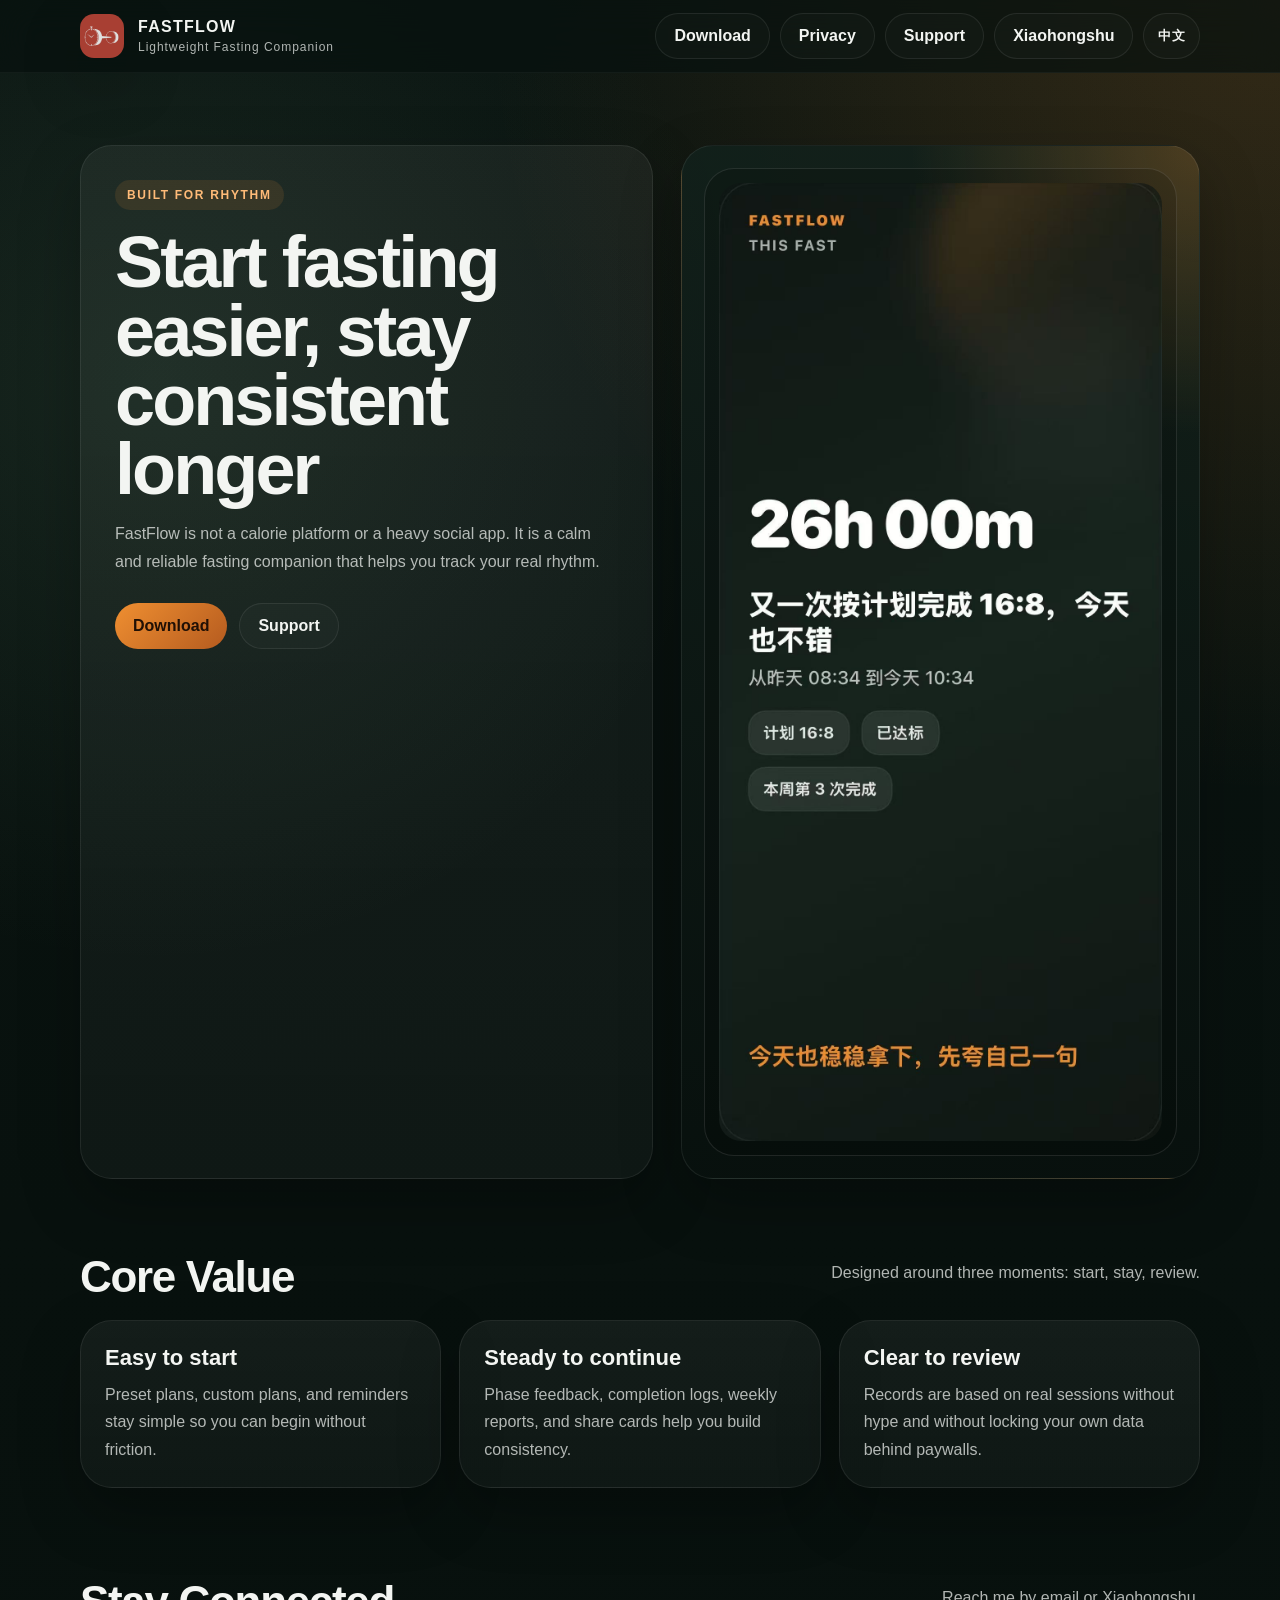
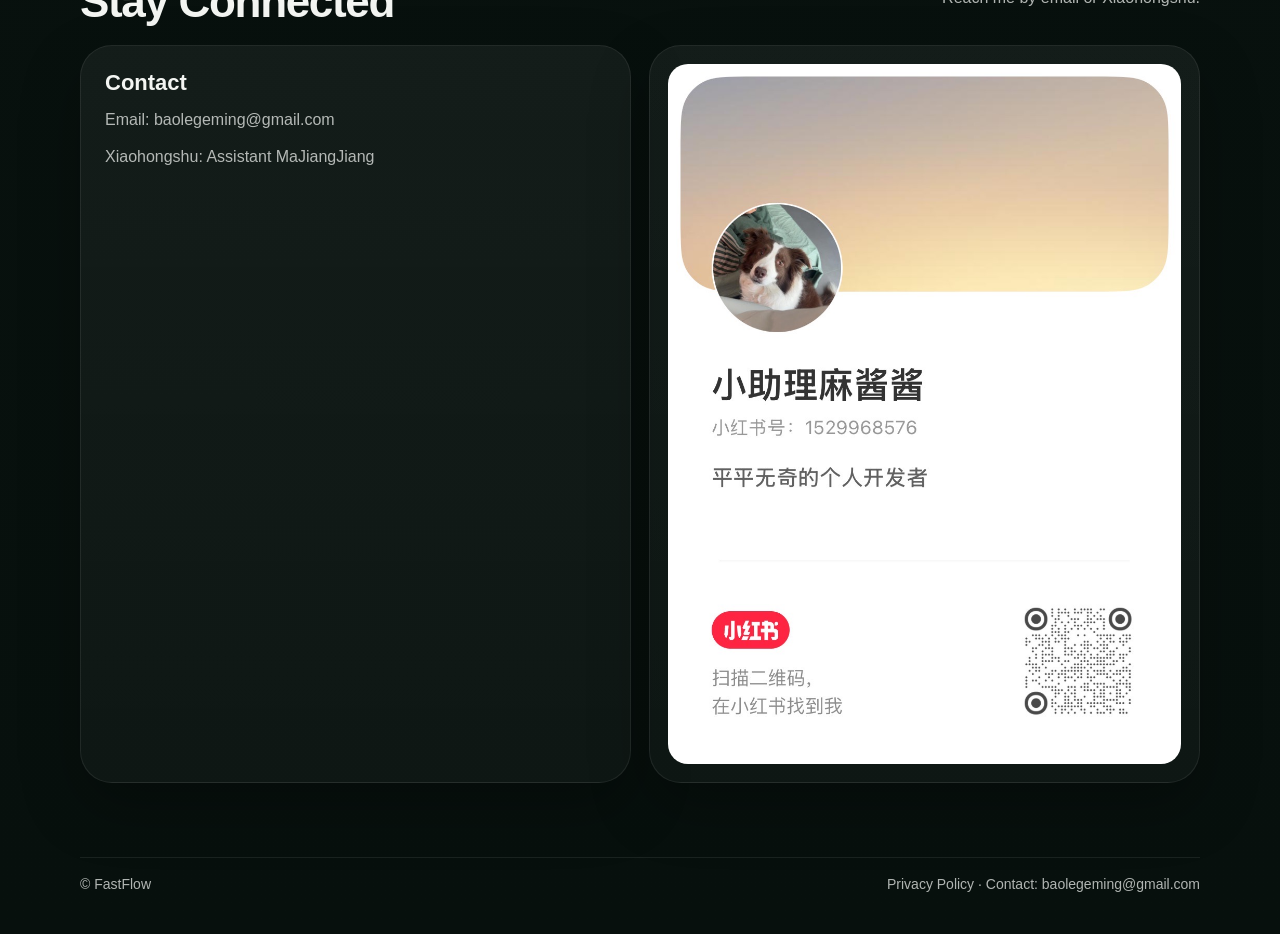
<file: index.html>
<!doctype html>
<html lang="zh-CN">
  <head>
    <meta charset="UTF-8" />
    <meta name="viewport" content="width=device-width, initial-scale=1.0" />
    <title>FastFlow | 轻断食陪伴工具</title>
    <meta
      name="description"
      content="FastFlow 是一款轻断食陪伴工具，帮助你开始断食、坚持断食，并用更轻松的方式看懂自己的节奏。"
    />
    <link rel="stylesheet" href="/site.css" />
  </head>
  <body>
    <header class="topbar">
      <div class="shell topbar-inner">
        <a class="brand" href="/">
          <img src="/fastflow_app_icon_master.png" alt="FastFlow 图标" />
          <div class="brand-copy">
            <strong>FASTFLOW</strong>
            <span data-i18n="brandTagline">轻断食陪伴工具</span>
          </div>
        </a>
        <nav class="nav">
          <a href="/download" data-i18n="navDownload">下载</a>
          <a href="/privacy" data-i18n="navPrivacy">隐私政策</a>
          <a href="/support" data-i18n="navSupport">技术支持</a>
          <a class="button-primary" href="https://xhslink.com/m/8OonTY0smqn" target="_blank" rel="noreferrer" data-i18n="navXiaohongshu">小红书</a>
          <button class="lang-toggle" type="button" data-lang-toggle>EN</button>
        </nav>
      </div>
    </header>

    <main>
      <section class="hero">
        <div class="shell hero-grid">
          <div class="panel hero-copy">
            <div class="eyebrow" data-i18n="heroEyebrow">BUILT FOR RHYTHM</div>
            <h1 data-i18n="heroTitle">让断食更容易开始，也更容易坚持</h1>
            <p data-i18n="heroDesc">
              FastFlow 不是卡路里管理平台，也不是重社区。它更像一个轻量、安静、但足够可靠的断食陪伴工具，帮你记录一次次真实的节奏。
            </p>
            <div class="cta-row">
              <a class="button button-primary" href="/download" data-i18n="heroCtaDownload">前往下载</a>
              <a class="button" href="/support" data-i18n="heroCtaSupport">技术支持</a>
            </div>
          </div>

          <div class="panel hero-card">
            <div class="phone-frame">
              <img src="/646.JPG" alt="FastFlow 分享卡片示意图" data-i18n-alt="heroImageAlt" />
            </div>
          </div>
        </div>
      </section>

      <section class="section">
        <div class="shell">
          <div class="section-title">
            <h2 data-i18n="coreTitle">产品核心卖点</h2>
            <p class="muted" data-i18n="coreSubtitle">围绕开始、坚持、复盘三个关键动作设计。</p>
          </div>
          <div class="grid-3">
            <article class="panel card">
              <h3 data-i18n="core1Title">开始更轻</h3>
              <p data-i18n="core1Desc">预设计划、自定义计划、开始提醒都尽量简单，不把用户挡在一堆复杂设置前面。</p>
            </article>
            <article class="panel card">
              <h3 data-i18n="core2Title">坚持更稳</h3>
              <p data-i18n="core2Desc">阶段反馈、完成记录、周报和分享卡，帮助用户把节奏慢慢做出来，而不是偶尔做满一次。</p>
            </article>
            <article class="panel card">
              <h3 data-i18n="core3Title">复盘更真</h3>
              <p data-i18n="core3Desc">按真实 session 做记录，不用夸张鸡血，也不靠把自己的数据锁起来卖订阅。</p>
            </article>
          </div>
        </div>
      </section>

      <section class="section">
        <div class="shell">
          <div class="section-title">
            <h2 data-i18n="contactTitle">保持联系</h2>
            <p class="muted" data-i18n="contactSubtitle">欢迎通过邮箱或小红书和我保持联系。</p>
          </div>
          <div class="grid-2">
            <article class="panel card">
              <h3 data-i18n="contactCardTitle">联系我们</h3>
              <p><span data-i18n="contactEmailLabel">邮箱：</span><a href="mailto:baolegeming@gmail.com">baolegeming@gmail.com</a></p>
              <p style="margin-top: 10px;">
                <span data-i18n="contactXhsLabel">小红书：</span><a href="https://xhslink.com/m/8OonTY0smqn" target="_blank" rel="noreferrer" data-i18n="contactXhsName">小助理麻酱酱</a>
              </p>
            </article>
            <article class="panel qr-card">
              <img src="/website-assets/xiaohongshu-qr.jpg" alt="小红书二维码" data-i18n-alt="xhsQrAlt" />
            </article>
          </div>
        </div>
      </section>
    </main>

    <footer class="footer">
      <div class="shell footer-inner">
        <span>© FastFlow</span>
        <span><a href="/privacy" data-i18n="footerPrivacy">隐私政策</a> · Contact: baolegeming@gmail.com</span>
      </div>
    </footer>
    <script src="/website-i18n.js"></script>
    <script>
      FastFlowSiteI18n.init({
        meta: {
          zh: {
            title: "FastFlow | 轻断食陪伴工具",
            description: "FastFlow 是一款轻断食陪伴工具，帮助你开始断食、坚持断食，并用更轻松的方式看懂自己的节奏。"
          },
          en: {
            title: "FastFlow | Lightweight Fasting Companion",
            description: "FastFlow helps you start fasting, stay consistent, and understand your personal rhythm with a calm, lightweight companion."
          }
        },
        text: {
          zh: {
            brandTagline: "轻断食陪伴工具",
            navDownload: "下载",
            navPrivacy: "隐私政策",
            navSupport: "技术支持",
            navXiaohongshu: "小红书",
            heroEyebrow: "BUILT FOR RHYTHM",
            heroTitle: "让断食更容易开始，也更容易坚持",
            heroDesc: "FastFlow 不是卡路里管理平台，也不是重社区。它更像一个轻量、安静、但足够可靠的断食陪伴工具，帮你记录一次次真实的节奏。",
            heroCtaDownload: "前往下载",
            heroCtaSupport: "技术支持",
            coreTitle: "产品核心卖点",
            coreSubtitle: "围绕开始、坚持、复盘三个关键动作设计。",
            core1Title: "开始更轻",
            core1Desc: "预设计划、自定义计划、开始提醒都尽量简单，不把用户挡在一堆复杂设置前面。",
            core2Title: "坚持更稳",
            core2Desc: "阶段反馈、完成记录、周报和分享卡，帮助用户把节奏慢慢做出来，而不是偶尔做满一次。",
            core3Title: "复盘更真",
            core3Desc: "按真实 session 做记录，不用夸张鸡血，也不靠把自己的数据锁起来卖订阅。",
            contactTitle: "保持联系",
            contactSubtitle: "欢迎通过邮箱或小红书和我保持联系。",
            contactCardTitle: "联系我们",
            contactEmailLabel: "邮箱：",
            contactXhsLabel: "小红书：",
            contactXhsName: "小助理麻酱酱",
            footerPrivacy: "隐私政策"
          },
          en: {
            brandTagline: "Lightweight Fasting Companion",
            navDownload: "Download",
            navPrivacy: "Privacy",
            navSupport: "Support",
            navXiaohongshu: "Xiaohongshu",
            heroEyebrow: "BUILT FOR RHYTHM",
            heroTitle: "Start fasting easier, stay consistent longer",
            heroDesc: "FastFlow is not a calorie platform or a heavy social app. It is a calm and reliable fasting companion that helps you track your real rhythm.",
            heroCtaDownload: "Download",
            heroCtaSupport: "Support",
            coreTitle: "Core Value",
            coreSubtitle: "Designed around three moments: start, stay, review.",
            core1Title: "Easy to start",
            core1Desc: "Preset plans, custom plans, and reminders stay simple so you can begin without friction.",
            core2Title: "Steady to continue",
            core2Desc: "Phase feedback, completion logs, weekly reports, and share cards help you build consistency.",
            core3Title: "Clear to review",
            core3Desc: "Records are based on real sessions without hype and without locking your own data behind paywalls.",
            contactTitle: "Stay Connected",
            contactSubtitle: "Reach me by email or Xiaohongshu.",
            contactCardTitle: "Contact",
            contactEmailLabel: "Email: ",
            contactXhsLabel: "Xiaohongshu: ",
            contactXhsName: "Assistant MaJiangJiang",
            footerPrivacy: "Privacy Policy"
          }
        },
        alt: {
          zh: {
            heroImageAlt: "FastFlow 分享卡片示意图",
            xhsQrAlt: "小红书二维码"
          },
          en: {
            heroImageAlt: "FastFlow share card preview",
            xhsQrAlt: "Xiaohongshu QR code"
          }
        }
      });
    </script>
  </body>
</html>
</file>
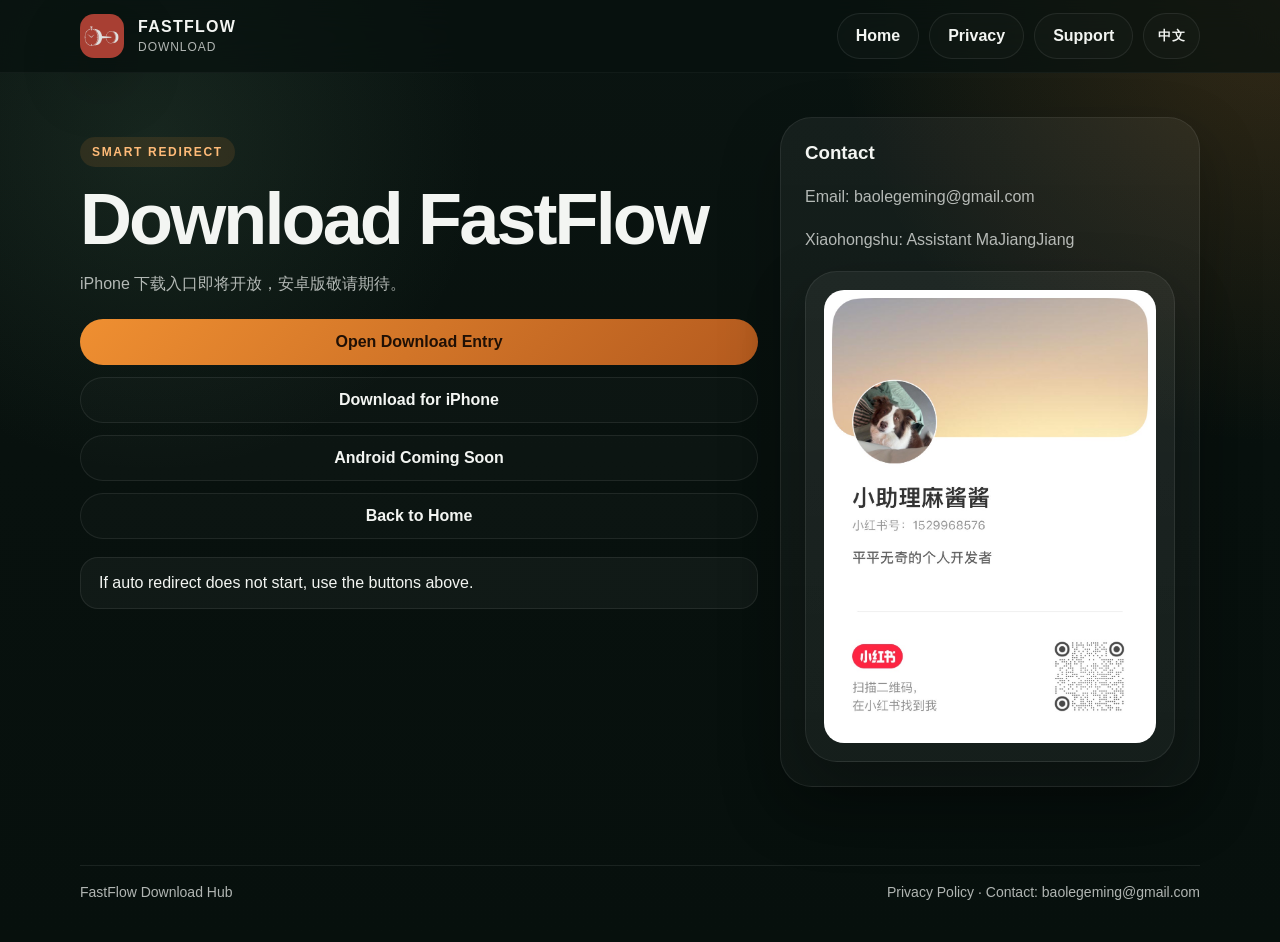
<file: download.html>
<!doctype html>
<html lang="zh-CN">
  <head>
    <meta charset="UTF-8" />
    <meta name="viewport" content="width=device-width, initial-scale=1.0" />
    <title>FastFlow 下载</title>
    <meta name="description" content="FastFlow 下载中转页。" />
    <link rel="stylesheet" href="/site.css" />
  </head>
  <body>
    <header class="topbar">
      <div class="shell topbar-inner">
        <a class="brand" href="/">
          <img src="/fastflow_app_icon_master.png" alt="FastFlow 图标" data-i18n-alt="brandIconAlt" />
          <div class="brand-copy">
            <strong>FASTFLOW</strong>
            <span>DOWNLOAD</span>
          </div>
        </a>
        <nav class="nav">
          <a href="/" data-i18n="navHome">主页</a>
          <a href="/privacy" data-i18n="navPrivacy">隐私政策</a>
          <a href="/support" data-i18n="navSupport">技术支持</a>
          <button class="lang-toggle" type="button" data-lang-toggle>EN</button>
        </nav>
      </div>
    </header>

    <main class="shell download-layout">
      <section class="page-hero">
        <div class="eyebrow" data-i18n="eyebrow">SMART REDIRECT</div>
        <h1 data-i18n="title">下载 FastFlow</h1>
        <p data-download-status>
          这是 FastFlow 的统一下载入口，方便你随时获取最新下载方式。
        </p>
        <div class="download-actions">
          <a class="button button-primary" data-auto-link href="/" data-i18n="ctaAuto">打开下载入口</a>
          <a class="button" data-ios-link href="/" data-i18n="ctaIos">iPhone 下载</a>
          <a class="button" data-android-link href="/" data-i18n="ctaAndroid">安卓版敬请期待</a>
          <a class="button" data-home-link href="/" data-i18n="ctaHome">回到主页</a>
        </div>
        <div class="download-note" data-i18n="note">
          如果暂时还没有自动跳转，可以直接点击上面的按钮继续。
        </div>
      </section>

      <aside class="panel download-panel">
        <h3 style="margin-top: 0;" data-i18n="contactTitle">联系我们</h3>
        <p class="muted"><span data-i18n="emailLabel">邮箱：</span><a href="mailto:baolegeming@gmail.com">baolegeming@gmail.com</a></p>
        <p class="muted"><span data-i18n="xhsLabel">小红书：</span><a href="https://xhslink.com/m/8OonTY0smqn" target="_blank" rel="noreferrer" data-i18n="xhsName">小助理麻酱酱</a></p>
        <div style="margin-top: 18px;" class="panel qr-card">
          <img src="/website-assets/xiaohongshu-qr.jpg" alt="小红书二维码" data-i18n-alt="xhsQrAlt" />
        </div>
      </aside>
    </main>

    <footer class="footer">
      <div class="shell footer-inner">
        <span data-i18n="footerTitle">FastFlow Download Hub</span>
        <span><a href="/privacy" data-i18n="footerPrivacy">隐私政策</a> · Contact: baolegeming@gmail.com</span>
      </div>
    </footer>

    <script src="/website-i18n.js"></script>
    <script src="/download.js"></script>
    <script>
      FastFlowSiteI18n.init({
        meta: {
          zh: { title: "FastFlow 下载", description: "FastFlow 下载中转页。" },
          en: { title: "FastFlow Download", description: "FastFlow download hub." }
        },
        text: {
          zh: {
            navHome: "主页",
            navPrivacy: "隐私政策",
            navSupport: "技术支持",
            eyebrow: "SMART REDIRECT",
            title: "下载 FastFlow",
            ctaAuto: "打开下载入口",
            ctaIos: "iPhone 下载",
            ctaAndroid: "安卓版敬请期待",
            ctaHome: "回到主页",
            note: "如果暂时还没有自动跳转，可以直接点击上面的按钮继续。",
            contactTitle: "联系我们",
            emailLabel: "邮箱：",
            xhsLabel: "小红书：",
            xhsName: "小助理麻酱酱",
            footerTitle: "FastFlow Download Hub",
            footerPrivacy: "隐私政策"
          },
          en: {
            navHome: "Home",
            navPrivacy: "Privacy",
            navSupport: "Support",
            eyebrow: "SMART REDIRECT",
            title: "Download FastFlow",
            ctaAuto: "Open Download Entry",
            ctaIos: "Download for iPhone",
            ctaAndroid: "Android Coming Soon",
            ctaHome: "Back to Home",
            note: "If auto redirect does not start, use the buttons above.",
            contactTitle: "Contact",
            emailLabel: "Email: ",
            xhsLabel: "Xiaohongshu: ",
            xhsName: "Assistant MaJiangJiang",
            footerTitle: "FastFlow Download Hub",
            footerPrivacy: "Privacy Policy"
          }
        },
        alt: {
          zh: { brandIconAlt: "FastFlow 图标", xhsQrAlt: "小红书二维码" },
          en: { brandIconAlt: "FastFlow icon", xhsQrAlt: "Xiaohongshu QR code" }
        }
      });
    </script>
  </body>
</html>
</file>
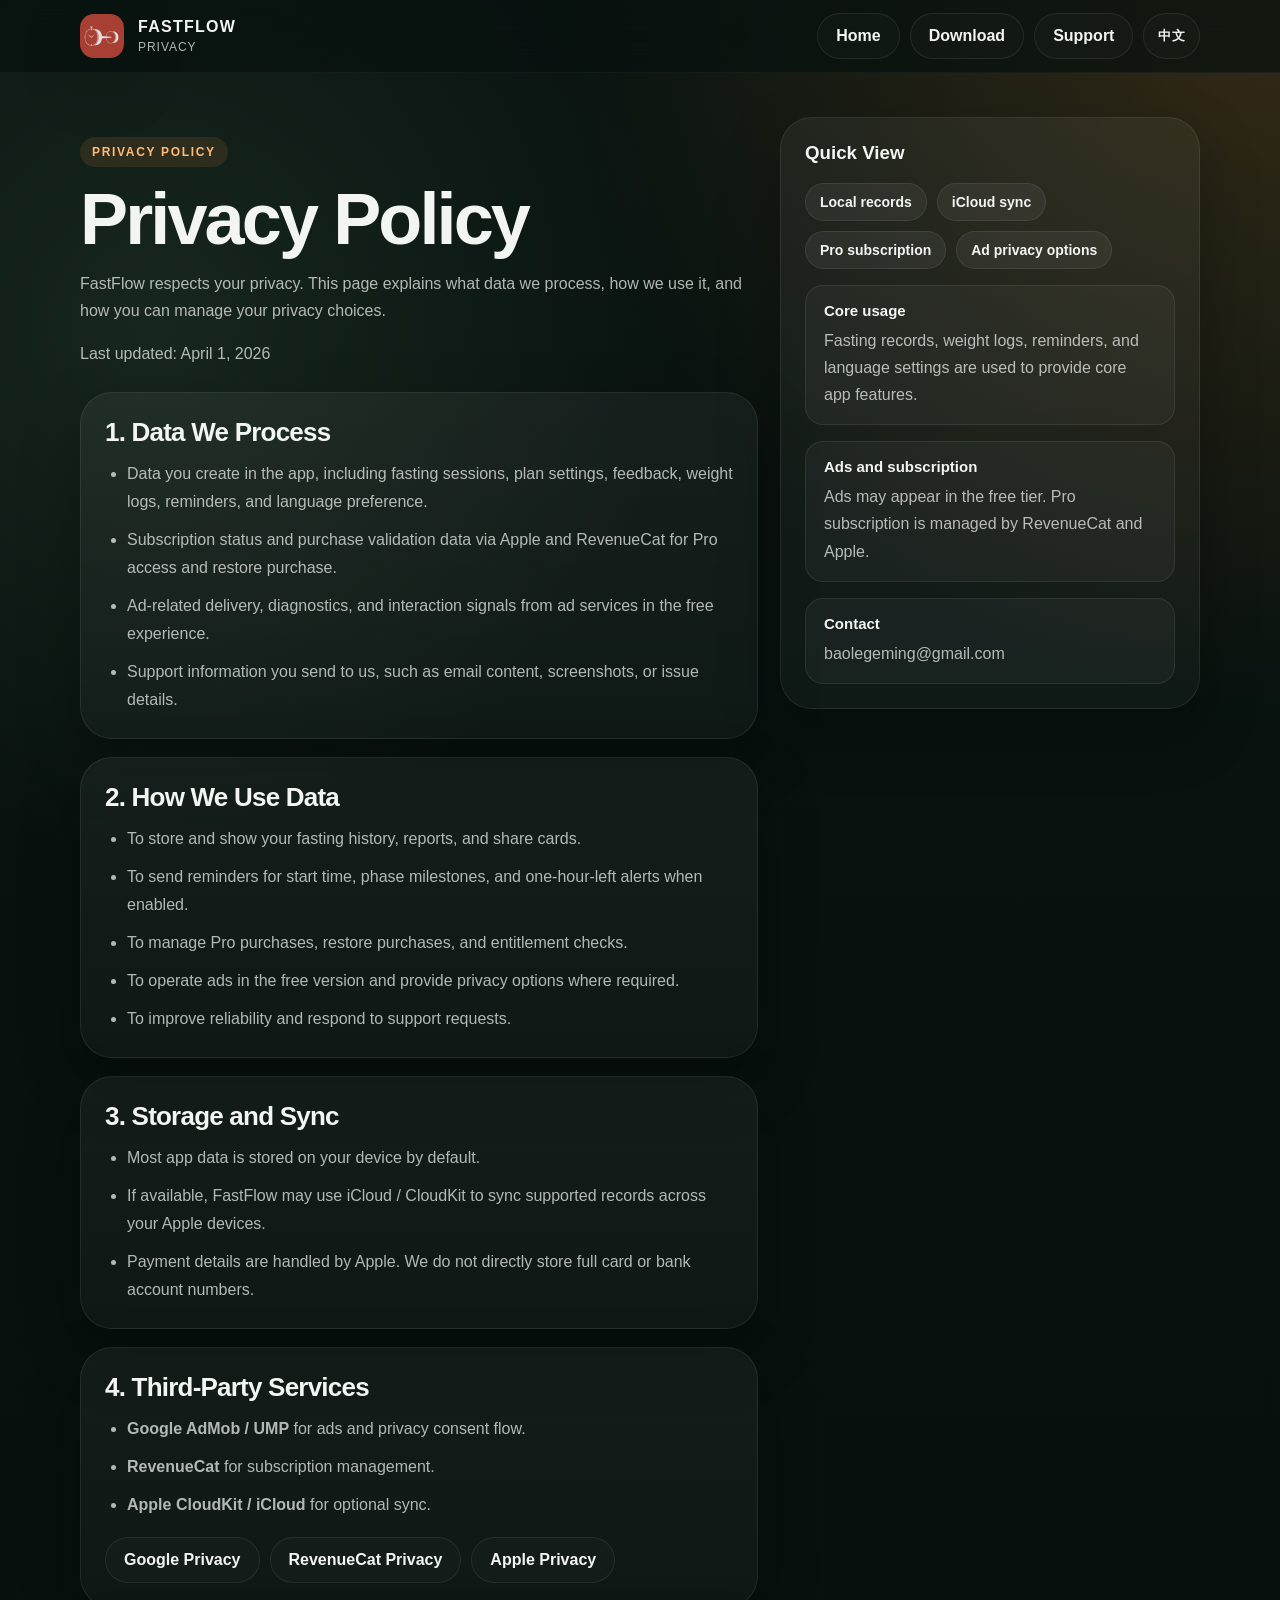
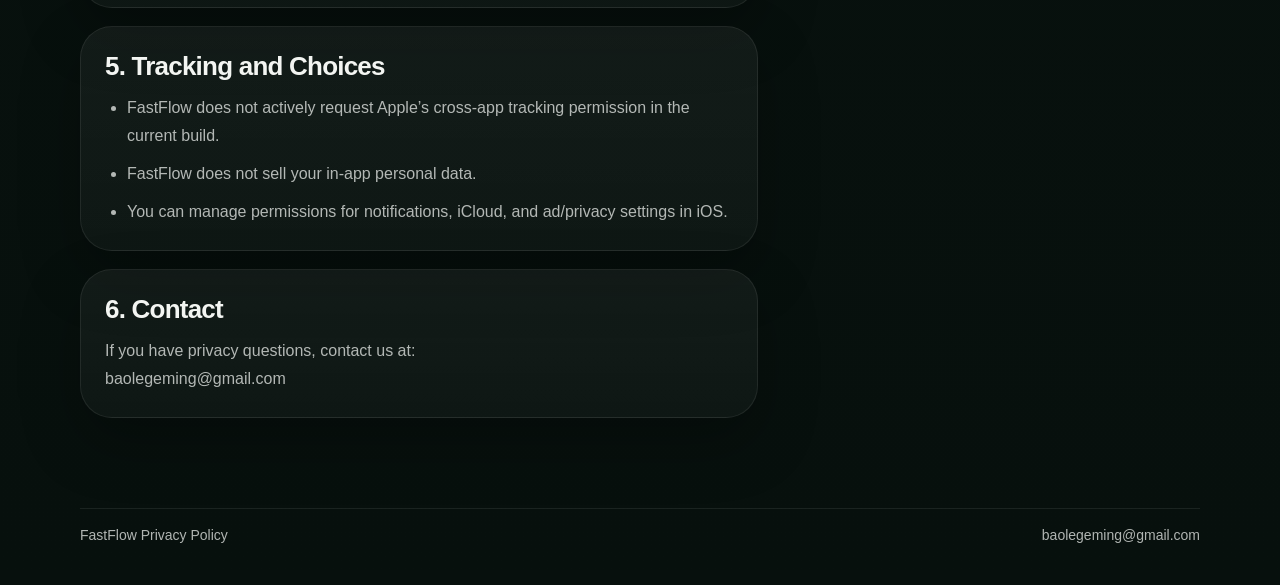
<file: privacy.html>
<!doctype html>
<html lang="zh-CN">
  <head>
    <meta charset="UTF-8" />
    <meta name="viewport" content="width=device-width, initial-scale=1.0" />
    <title>FastFlow 隐私政策</title>
    <meta
      name="description"
      content="FastFlow 隐私政策，说明断食记录、订阅、广告、通知与 iCloud 同步相关的数据处理方式。"
    />
    <link rel="stylesheet" href="/site.css" />
  </head>
  <body>
    <header class="topbar">
      <div class="shell topbar-inner">
        <a class="brand" href="/">
          <img src="/fastflow_app_icon_master.png" alt="FastFlow 图标" data-i18n-alt="brandIconAlt" />
          <div class="brand-copy">
            <strong>FASTFLOW</strong>
            <span>PRIVACY</span>
          </div>
        </a>
        <nav class="nav">
          <a href="/" data-i18n="navHome">主页</a>
          <a href="/download" data-i18n="navDownload">下载</a>
          <a href="/support" data-i18n="navSupport">技术支持</a>
          <button class="lang-toggle" type="button" data-lang-toggle>EN</button>
        </nav>
      </div>
    </header>

    <main class="shell privacy-layout">
      <section class="page-hero">
        <div class="eyebrow">PRIVACY POLICY</div>
        <h1 data-i18n="pageTitle">隐私政策</h1>
        <p data-i18n="pageDesc">
          FastFlow 重视你的隐私。本页说明我们会处理哪些信息、这些信息如何被使用，以及你可以通过哪些方式管理自己的数据与隐私选择。
        </p>
        <p class="muted" data-i18n="updatedAt">最后更新：2026 年 4 月 1 日</p>

        <div class="policy-stack" data-lang-only="zh">
          <article class="panel card policy-card">
            <h2>1. 我们会处理哪些信息</h2>
            <ul>
              <li>你主动记录在 App 内的数据，例如断食记录、计划设置、结束反馈、体重记录、提醒偏好和语言设置。</li>
              <li>当你使用 Pro 订阅时，订阅状态和购买记录会通过 Apple 与 RevenueCat 用于校验权益与恢复购买。</li>
              <li>当应用展示广告时，广告服务提供方可能会处理设备、广告展示、互动、诊断和性能相关信息，以完成广告投放、频次控制、防作弊与合规流程。</li>
              <li>当你联系技术支持时，我们会处理你主动发送给我们的邮件内容、截图、设备信息或问题描述。</li>
            </ul>
          </article>

          <article class="panel card policy-card">
            <h2>2. 这些信息会如何使用</h2>
            <ul>
              <li>保存和展示你的断食历史、统计结果、周报与分享卡。</li>
              <li>在你需要时发送开始提醒、阶段提醒和目标前提醒。</li>
              <li>为 Pro 用户提供订阅购买、恢复购买和权益校验。</li>
              <li>在免费版本中展示广告，并向你提供广告隐私选择入口。</li>
              <li>排查故障、改进应用稳定性和处理用户支持请求。</li>
            </ul>
          </article>

          <article class="panel card policy-card">
            <h2>3. 数据存储与同步</h2>
            <ul>
              <li>你的断食记录和大部分使用数据默认保存在你的设备上。</li>
              <li>如果系统环境允许，FastFlow 可能通过 Apple 的 iCloud / CloudKit 在你的 Apple 设备之间同步断食记录、结束反馈、体重、计划、提醒偏好和应用语言。</li>
              <li>支付信息由 Apple 处理，我们不会直接获取你的完整银行卡或支付账户信息。</li>
            </ul>
          </article>

          <article class="panel card policy-card">
            <h2>4. 广告、订阅与第三方服务</h2>
            <p>
              FastFlow 当前使用以下第三方服务来完成部分功能：
            </p>
            <ul>
              <li><strong>Google AdMob / Google User Messaging Platform (UMP)</strong>：用于广告展示、广告相关隐私选择和合规提示。</li>
              <li><strong>RevenueCat</strong>：用于管理订阅状态、购买记录和恢复购买。</li>
              <li><strong>Apple CloudKit / iCloud</strong>：用于在 Apple 设备之间同步支持的数据。</li>
            </ul>
            <p>
              你也可以查看这些服务各自的隐私说明：
            </p>
            <div class="contact-list">
              <a class="button" href="https://policies.google.com/privacy" target="_blank" rel="noreferrer">Google 隐私政策</a>
              <a class="button" href="https://www.revenuecat.com/privacy" target="_blank" rel="noreferrer">RevenueCat 隐私政策</a>
              <a class="button" href="https://www.apple.com/legal/privacy/" target="_blank" rel="noreferrer">Apple 隐私政策</a>
            </div>
          </article>

          <article class="panel card policy-card">
            <h2>5. 关于跟踪与隐私选择</h2>
            <ul>
              <li>根据当前版本实现，FastFlow 不会主动请求 Apple 的跨 App / 跨网站跟踪授权。</li>
              <li>FastFlow 不会出售你在应用内记录的个人数据。</li>
              <li>如果广告合规要求你做出隐私选择，我们会在应用内提供相应入口，你也可以在设备系统设置中管理广告与隐私权限。</li>
            </ul>
          </article>

          <article class="panel card policy-card">
            <h2>6. 你的选择</h2>
            <ul>
              <li>你可以在 App 内编辑或删除断食记录、体重记录和相关偏好设置。</li>
              <li>你可以关闭通知权限，停止接收提醒。</li>
              <li>你可以在系统设置中管理 iCloud、广告和隐私相关权限。</li>
              <li>如果你需要删除特定问题反馈或进一步咨询隐私事项，可以通过下方邮箱联系我们。</li>
            </ul>
          </article>

          <article class="panel card policy-card">
            <h2>7. 联系我们</h2>
            <p>
              如果你对本隐私政策或 FastFlow 的数据处理方式有任何问题，请联系：
            </p>
            <p><a href="mailto:baolegeming@gmail.com">baolegeming@gmail.com</a></p>
          </article>
        </div>

        <div class="policy-stack" data-lang-only="en">
          <article class="panel card policy-card">
            <h2>1. Data We Process</h2>
            <ul>
              <li>Data you create in the app, including fasting sessions, plan settings, feedback, weight logs, reminders, and language preference.</li>
              <li>Subscription status and purchase validation data via Apple and RevenueCat for Pro access and restore purchase.</li>
              <li>Ad-related delivery, diagnostics, and interaction signals from ad services in the free experience.</li>
              <li>Support information you send to us, such as email content, screenshots, or issue details.</li>
            </ul>
          </article>

          <article class="panel card policy-card">
            <h2>2. How We Use Data</h2>
            <ul>
              <li>To store and show your fasting history, reports, and share cards.</li>
              <li>To send reminders for start time, phase milestones, and one-hour-left alerts when enabled.</li>
              <li>To manage Pro purchases, restore purchases, and entitlement checks.</li>
              <li>To operate ads in the free version and provide privacy options where required.</li>
              <li>To improve reliability and respond to support requests.</li>
            </ul>
          </article>

          <article class="panel card policy-card">
            <h2>3. Storage and Sync</h2>
            <ul>
              <li>Most app data is stored on your device by default.</li>
              <li>If available, FastFlow may use iCloud / CloudKit to sync supported records across your Apple devices.</li>
              <li>Payment details are handled by Apple. We do not directly store full card or bank account numbers.</li>
            </ul>
          </article>

          <article class="panel card policy-card">
            <h2>4. Third-Party Services</h2>
            <ul>
              <li><strong>Google AdMob / UMP</strong> for ads and privacy consent flow.</li>
              <li><strong>RevenueCat</strong> for subscription management.</li>
              <li><strong>Apple CloudKit / iCloud</strong> for optional sync.</li>
            </ul>
            <div class="contact-list">
              <a class="button" href="https://policies.google.com/privacy" target="_blank" rel="noreferrer">Google Privacy</a>
              <a class="button" href="https://www.revenuecat.com/privacy" target="_blank" rel="noreferrer">RevenueCat Privacy</a>
              <a class="button" href="https://www.apple.com/legal/privacy/" target="_blank" rel="noreferrer">Apple Privacy</a>
            </div>
          </article>

          <article class="panel card policy-card">
            <h2>5. Tracking and Choices</h2>
            <ul>
              <li>FastFlow does not actively request Apple’s cross-app tracking permission in the current build.</li>
              <li>FastFlow does not sell your in-app personal data.</li>
              <li>You can manage permissions for notifications, iCloud, and ad/privacy settings in iOS.</li>
            </ul>
          </article>

          <article class="panel card policy-card">
            <h2>6. Contact</h2>
            <p>If you have privacy questions, contact us at:</p>
            <p><a href="mailto:baolegeming@gmail.com">baolegeming@gmail.com</a></p>
          </article>
        </div>
      </section>

      <aside class="panel privacy-panel">
        <h3 style="margin-top: 0;" data-i18n="quickViewTitle">快速查看</h3>
        <div class="support-list">
          <span class="chip" data-i18n="quickChip1">本地记录</span>
          <span class="chip" data-i18n="quickChip2">iCloud 同步</span>
          <span class="chip" data-i18n="quickChip3">Pro 订阅</span>
          <span class="chip" data-i18n="quickChip4">广告隐私选项</span>
        </div>

        <div class="policy-summary">
          <strong data-i18n="summary1Title">当前重点</strong>
          <p data-i18n="summary1Desc">断食记录、体重、提醒偏好和语言设置主要用于提供 App 核心功能。</p>
        </div>

        <div class="policy-summary">
          <strong data-i18n="summary2Title">广告与订阅</strong>
          <p data-i18n="summary2Desc">免费版本可能展示广告，Pro 订阅状态通过 RevenueCat 与 Apple 进行管理。</p>
        </div>

        <div class="policy-summary">
          <strong data-i18n="summary3Title">联系邮箱</strong>
          <p><a href="mailto:baolegeming@gmail.com">baolegeming@gmail.com</a></p>
        </div>
      </aside>
    </main>

    <footer class="footer">
      <div class="shell footer-inner">
        <span data-i18n="footerTitle">FastFlow Privacy Policy</span>
        <span><a href="mailto:baolegeming@gmail.com">baolegeming@gmail.com</a></span>
      </div>
    </footer>
    <script src="/website-i18n.js"></script>
    <script>
      FastFlowSiteI18n.init({
        meta: {
          zh: {
            title: "FastFlow 隐私政策",
            description: "FastFlow 隐私政策，说明断食记录、订阅、广告、通知与 iCloud 同步相关的数据处理方式。"
          },
          en: {
            title: "FastFlow Privacy Policy",
            description: "FastFlow privacy policy covering fasting data, subscriptions, ads, notifications, and optional iCloud sync."
          }
        },
        text: {
          zh: {
            navHome: "主页",
            navDownload: "下载",
            navSupport: "技术支持",
            pageTitle: "隐私政策",
            pageDesc: "FastFlow 重视你的隐私。本页说明我们会处理哪些信息、这些信息如何被使用，以及你可以通过哪些方式管理自己的数据与隐私选择。",
            updatedAt: "最后更新：2026 年 4 月 1 日",
            quickViewTitle: "快速查看",
            quickChip1: "本地记录",
            quickChip2: "iCloud 同步",
            quickChip3: "Pro 订阅",
            quickChip4: "广告隐私选项",
            summary1Title: "当前重点",
            summary1Desc: "断食记录、体重、提醒偏好和语言设置主要用于提供 App 核心功能。",
            summary2Title: "广告与订阅",
            summary2Desc: "免费版本可能展示广告，Pro 订阅状态通过 RevenueCat 与 Apple 进行管理。",
            summary3Title: "联系邮箱",
            footerTitle: "FastFlow Privacy Policy"
          },
          en: {
            navHome: "Home",
            navDownload: "Download",
            navSupport: "Support",
            pageTitle: "Privacy Policy",
            pageDesc: "FastFlow respects your privacy. This page explains what data we process, how we use it, and how you can manage your privacy choices.",
            updatedAt: "Last updated: April 1, 2026",
            quickViewTitle: "Quick View",
            quickChip1: "Local records",
            quickChip2: "iCloud sync",
            quickChip3: "Pro subscription",
            quickChip4: "Ad privacy options",
            summary1Title: "Core usage",
            summary1Desc: "Fasting records, weight logs, reminders, and language settings are used to provide core app features.",
            summary2Title: "Ads and subscription",
            summary2Desc: "Ads may appear in the free tier. Pro subscription is managed by RevenueCat and Apple.",
            summary3Title: "Contact",
            footerTitle: "FastFlow Privacy Policy"
          }
        },
        alt: {
          zh: { brandIconAlt: "FastFlow 图标" },
          en: { brandIconAlt: "FastFlow icon" }
        }
      });
    </script>
  </body>
</html>
</file>
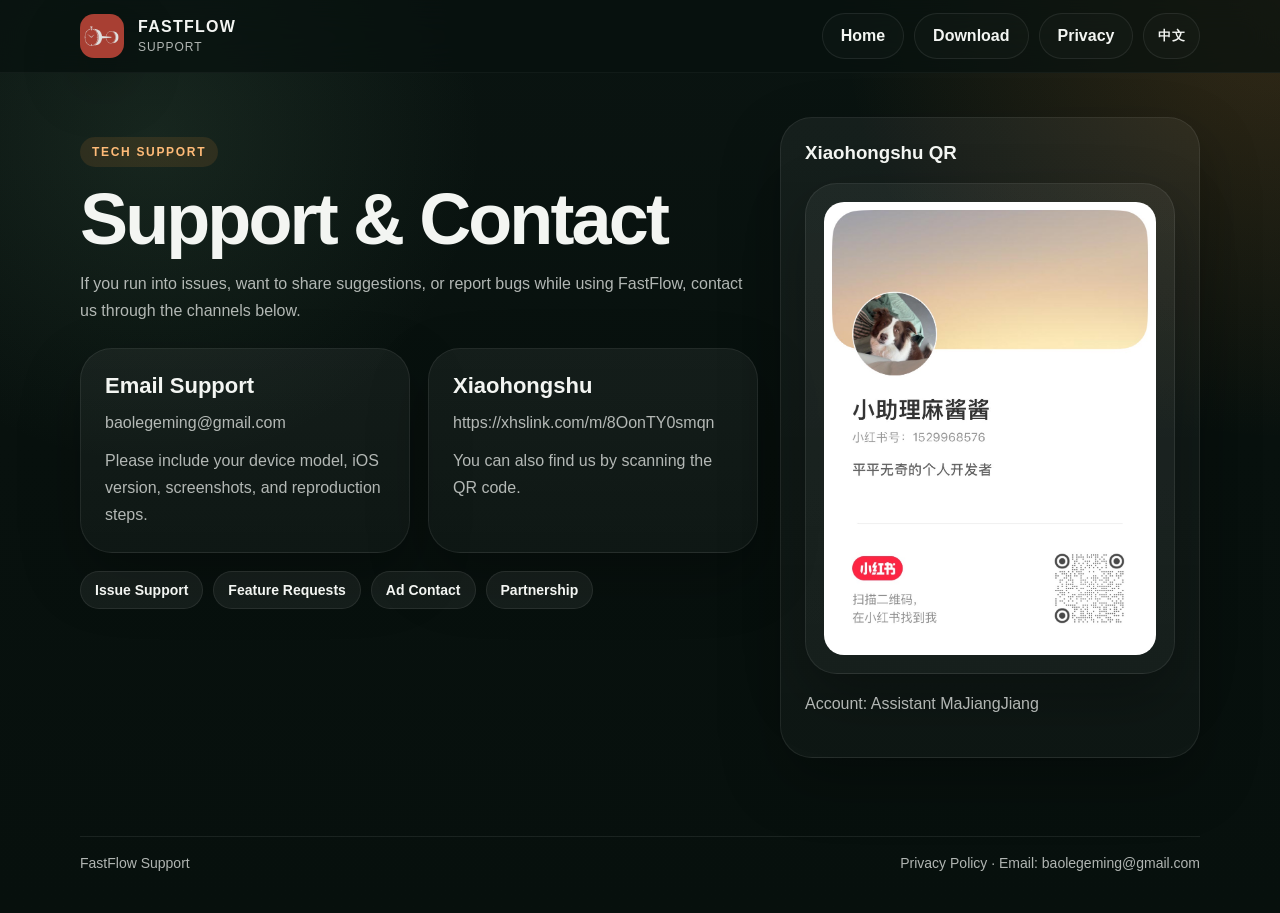
<file: support.html>
<!doctype html>
<html lang="zh-CN">
  <head>
    <meta charset="UTF-8" />
    <meta name="viewport" content="width=device-width, initial-scale=1.0" />
    <title>FastFlow 技术支持</title>
    <meta name="description" content="FastFlow 技术支持与联系页面。" />
    <link rel="stylesheet" href="/site.css" />
  </head>
  <body>
    <header class="topbar">
      <div class="shell topbar-inner">
        <a class="brand" href="/">
          <img src="/fastflow_app_icon_master.png" alt="FastFlow 图标" data-i18n-alt="brandIconAlt" />
          <div class="brand-copy">
            <strong>FASTFLOW</strong>
            <span>SUPPORT</span>
          </div>
        </a>
        <nav class="nav">
          <a href="/" data-i18n="navHome">主页</a>
          <a href="/download" data-i18n="navDownload">下载</a>
          <a href="/privacy" data-i18n="navPrivacy">隐私政策</a>
          <button class="lang-toggle" type="button" data-lang-toggle>EN</button>
        </nav>
      </div>
    </header>

    <main class="shell support-layout">
      <section class="page-hero">
        <div class="eyebrow" data-i18n="eyebrow">TECH SUPPORT</div>
        <h1 data-i18n="title">技术支持与联系</h1>
        <p data-i18n="desc">
          如果你在使用 FastFlow 时遇到问题，或者想反馈建议、合作想法、Bug
          线索，都可以通过下面这些方式联系我。
        </p>

        <div class="grid-2" style="margin-top: 24px;">
          <article class="panel card">
            <h3 data-i18n="emailSupportTitle">邮箱支持</h3>
            <p><a href="mailto:baolegeming@gmail.com">baolegeming@gmail.com</a></p>
            <p style="margin-top: 10px;" data-i18n="emailSupportDesc">建议附上设备型号、系统版本、问题截图和复现步骤。</p>
          </article>

          <article class="panel card">
            <h3 data-i18n="xhsTitle">小红书联系</h3>
            <p><a href="https://xhslink.com/m/8OonTY0smqn" target="_blank" rel="noreferrer">https://xhslink.com/m/8OonTY0smqn</a></p>
            <p style="margin-top: 10px;" data-i18n="xhsDesc">也可以扫码在小红书找到我。</p>
          </article>
        </div>

        <div class="support-list">
          <span class="chip" data-i18n="chip1">支持反馈</span>
          <span class="chip" data-i18n="chip2">功能建议</span>
          <span class="chip" data-i18n="chip3">广告相关联系</span>
          <span class="chip" data-i18n="chip4">合作沟通</span>
        </div>
      </section>

      <aside class="panel support-panel">
        <h3 style="margin-top: 0;" data-i18n="qrTitle">小红书二维码</h3>
        <div class="panel qr-card" style="margin-top: 14px;">
          <img src="/website-assets/xiaohongshu-qr.jpg" alt="小红书二维码" data-i18n-alt="xhsQrAlt" />
        </div>
        <p class="muted" style="margin-top: 16px;" data-i18n="xhsAccount">
          小红书账号：小助理麻酱酱
        </p>
      </aside>
    </main>

    <footer class="footer">
      <div class="shell footer-inner">
        <span data-i18n="footerTitle">FastFlow Support</span>
        <span><a href="/privacy" data-i18n="footerPrivacy">隐私政策</a> · Email: baolegeming@gmail.com</span>
      </div>
    </footer>
    <script src="/website-i18n.js"></script>
    <script>
      FastFlowSiteI18n.init({
        meta: {
          zh: { title: "FastFlow 技术支持", description: "FastFlow 技术支持与联系页面。" },
          en: { title: "FastFlow Support", description: "FastFlow support and contact page." }
        },
        text: {
          zh: {
            navHome: "主页",
            navDownload: "下载",
            navPrivacy: "隐私政策",
            eyebrow: "TECH SUPPORT",
            title: "技术支持与联系",
            desc: "如果你在使用 FastFlow 时遇到问题，或者想反馈建议、合作想法、Bug 线索，都可以通过下面这些方式联系我。",
            emailSupportTitle: "邮箱支持",
            emailSupportDesc: "建议附上设备型号、系统版本、问题截图和复现步骤。",
            xhsTitle: "小红书联系",
            xhsDesc: "也可以扫码在小红书找到我。",
            chip1: "支持反馈",
            chip2: "功能建议",
            chip3: "广告相关联系",
            chip4: "合作沟通",
            qrTitle: "小红书二维码",
            xhsAccount: "小红书账号：小助理麻酱酱",
            footerTitle: "FastFlow Support",
            footerPrivacy: "隐私政策"
          },
          en: {
            navHome: "Home",
            navDownload: "Download",
            navPrivacy: "Privacy",
            eyebrow: "TECH SUPPORT",
            title: "Support & Contact",
            desc: "If you run into issues, want to share suggestions, or report bugs while using FastFlow, contact us through the channels below.",
            emailSupportTitle: "Email Support",
            emailSupportDesc: "Please include your device model, iOS version, screenshots, and reproduction steps.",
            xhsTitle: "Xiaohongshu",
            xhsDesc: "You can also find us by scanning the QR code.",
            chip1: "Issue Support",
            chip2: "Feature Requests",
            chip3: "Ad Contact",
            chip4: "Partnership",
            qrTitle: "Xiaohongshu QR",
            xhsAccount: "Account: Assistant MaJiangJiang",
            footerTitle: "FastFlow Support",
            footerPrivacy: "Privacy Policy"
          }
        },
        alt: {
          zh: { brandIconAlt: "FastFlow 图标", xhsQrAlt: "小红书二维码" },
          en: { brandIconAlt: "FastFlow icon", xhsQrAlt: "Xiaohongshu QR code" }
        }
      });
    </script>
  </body>
</html>
</file>
<file: site.css>
:root {
  --bg: #08110e;
  --bg-soft: #10201b;
  --surface: rgba(255, 255, 255, 0.06);
  --surface-strong: rgba(255, 255, 255, 0.1);
  --text: #f3f5f2;
  --muted: rgba(243, 245, 242, 0.72);
  --accent: #ef8f31;
  --accent-deep: #b55b1f;
  --line: rgba(255, 255, 255, 0.08);
  --shadow: 0 24px 60px rgba(0, 0, 0, 0.28);
  --radius-xl: 32px;
  --radius-lg: 24px;
  --radius-md: 18px;
  --max: 1120px;
}

* {
  box-sizing: border-box;
}

html {
  scroll-behavior: smooth;
}

body {
  margin: 0;
  font-family: -apple-system, BlinkMacSystemFont, "SF Pro Display", "PingFang SC",
    "Hiragino Sans GB", "Microsoft YaHei", sans-serif;
  color: var(--text);
  background:
    radial-gradient(circle at top right, rgba(239, 143, 49, 0.18), transparent 28%),
    radial-gradient(circle at 12% 15%, rgba(108, 155, 120, 0.14), transparent 24%),
    linear-gradient(180deg, #0a1411 0%, #08110e 48%, #07100d 100%);
  min-height: 100vh;
}

a {
  color: inherit;
  text-decoration: none;
}

img {
  max-width: 100%;
  display: block;
}

.shell {
  width: min(var(--max), calc(100% - 32px));
  margin: 0 auto;
}

.topbar {
  position: sticky;
  top: 0;
  z-index: 20;
  backdrop-filter: blur(18px);
  background: rgba(8, 17, 14, 0.72);
  border-bottom: 1px solid rgba(255, 255, 255, 0.04);
}

.topbar-inner {
  min-height: 72px;
  display: flex;
  align-items: center;
  justify-content: space-between;
  gap: 18px;
}

.brand {
  display: flex;
  align-items: center;
  gap: 14px;
}

.brand img {
  width: 44px;
  height: 44px;
  border-radius: 14px;
  object-fit: cover;
  box-shadow: var(--shadow);
}

.brand-copy {
  display: flex;
  flex-direction: column;
  gap: 4px;
}

.brand-copy strong {
  font-size: 16px;
  letter-spacing: 0.08em;
}

.brand-copy span {
  font-size: 12px;
  color: var(--muted);
  letter-spacing: 0.08em;
}

.nav {
  display: flex;
  gap: 10px;
  flex-wrap: wrap;
  justify-content: flex-end;
}

.nav a,
.button {
  display: inline-flex;
  align-items: center;
  justify-content: center;
  gap: 8px;
  min-height: 46px;
  padding: 0 18px;
  border-radius: 999px;
  border: 1px solid var(--line);
  background: rgba(255, 255, 255, 0.02);
  color: var(--text);
  font-weight: 700;
  transition: 180ms ease;
}

.lang-toggle {
  min-height: 46px;
  padding: 0 14px;
  border-radius: 999px;
  border: 1px solid var(--line);
  background: rgba(255, 255, 255, 0.02);
  color: var(--text);
  font-weight: 800;
  letter-spacing: 0.02em;
  cursor: pointer;
  transition: 180ms ease;
}

.lang-toggle:hover {
  transform: translateY(-1px);
  background: rgba(255, 255, 255, 0.06);
}

.button-primary {
  border: none;
  background: linear-gradient(135deg, var(--accent), var(--accent-deep));
  color: #201005;
}

.nav a:hover,
.button:hover {
  transform: translateY(-1px);
  background: rgba(255, 255, 255, 0.06);
}

.button-primary:hover {
  background: linear-gradient(135deg, #ffa654, #cf6a23);
}

.hero {
  padding: 72px 0 40px;
}

.hero-grid {
  display: grid;
  grid-template-columns: 1.05fr 0.95fr;
  gap: 28px;
  align-items: stretch;
}

.panel {
  border-radius: var(--radius-xl);
  border: 1px solid var(--line);
  background: linear-gradient(180deg, rgba(255, 255, 255, 0.05), rgba(255, 255, 255, 0.03));
  box-shadow: var(--shadow);
}

.hero-copy {
  padding: 34px;
}

.eyebrow {
  display: inline-flex;
  padding: 8px 12px;
  border-radius: 999px;
  background: rgba(239, 143, 49, 0.12);
  color: #ffbb78;
  font-size: 12px;
  font-weight: 800;
  letter-spacing: 0.14em;
}

.hero h1,
.page-hero h1 {
  margin: 18px 0 14px;
  font-size: clamp(40px, 6vw, 72px);
  line-height: 0.96;
  letter-spacing: -0.04em;
}

.hero p,
.page-hero p,
.muted {
  color: var(--muted);
  line-height: 1.7;
  font-size: 16px;
}

.cta-row {
  display: flex;
  gap: 12px;
  flex-wrap: wrap;
  margin-top: 28px;
}

.hero-card {
  padding: 22px;
  background:
    radial-gradient(circle at top right, rgba(239, 143, 49, 0.26), transparent 25%),
    linear-gradient(180deg, rgba(18, 32, 27, 0.96), rgba(8, 17, 14, 0.96));
}

.phone-frame {
  border-radius: 30px;
  padding: 14px;
  border: 1px solid rgba(255, 255, 255, 0.1);
  background: rgba(0, 0, 0, 0.16);
}

.phone-frame img {
  border-radius: 22px;
  width: 100%;
  aspect-ratio: 390 / 844;
  object-fit: cover;
}

.section {
  padding: 24px 0 56px;
}

.section-title {
  display: flex;
  justify-content: space-between;
  align-items: end;
  gap: 18px;
  margin-bottom: 18px;
}

.section-title h2 {
  margin: 0;
  font-size: clamp(28px, 4vw, 44px);
  letter-spacing: -0.03em;
}

.grid-3,
.grid-2 {
  display: grid;
  gap: 18px;
}

.grid-3 {
  grid-template-columns: repeat(3, minmax(0, 1fr));
}

.grid-2 {
  grid-template-columns: repeat(2, minmax(0, 1fr));
}

.card {
  padding: 24px;
}

.card h3 {
  margin: 0 0 10px;
  font-size: 22px;
}

.card p {
  margin: 0;
  color: var(--muted);
  line-height: 1.7;
}

.download-layout,
.support-layout,
.privacy-layout {
  display: grid;
  grid-template-columns: 1fr 420px;
  gap: 22px;
  align-items: start;
  padding: 44px 0 60px;
}

.page-hero {
  padding: 20px 0 12px;
}

.device-chip-row,
.contact-list,
.support-list {
  display: flex;
  flex-wrap: wrap;
  gap: 10px;
  margin-top: 18px;
}

.chip {
  padding: 10px 14px;
  border-radius: 999px;
  background: rgba(255, 255, 255, 0.06);
  border: 1px solid var(--line);
  font-weight: 700;
  font-size: 14px;
}

.download-panel,
.support-panel,
.privacy-panel {
  padding: 24px;
}

.download-actions {
  display: grid;
  gap: 12px;
  margin-top: 22px;
}

.download-note {
  margin-top: 18px;
  padding: 16px 18px;
  border-radius: var(--radius-md);
  background: rgba(255, 255, 255, 0.04);
  border: 1px solid var(--line);
}

.qr-card {
  padding: 18px;
}

.qr-card img {
  width: 100%;
  border-radius: 20px;
}

.policy-stack {
  display: grid;
  gap: 18px;
  margin-top: 24px;
}

.policy-card h2 {
  margin: 0 0 12px;
  font-size: 26px;
  letter-spacing: -0.03em;
}

.policy-card p,
.policy-card li {
  color: var(--muted);
  line-height: 1.75;
  font-size: 16px;
}

.policy-card ul {
  margin: 0;
  padding-left: 22px;
}

.policy-card li + li {
  margin-top: 10px;
}

.policy-summary {
  margin-top: 16px;
  padding: 16px 18px;
  border-radius: var(--radius-md);
  background: rgba(255, 255, 255, 0.04);
  border: 1px solid var(--line);
}

.policy-summary strong {
  display: block;
  margin-bottom: 8px;
  font-size: 15px;
}

.policy-summary p {
  margin: 0;
  color: var(--muted);
  line-height: 1.7;
}

.footer {
  padding: 18px 0 42px;
  color: var(--muted);
  font-size: 14px;
}

.footer-inner {
  display: flex;
  justify-content: space-between;
  gap: 14px;
  flex-wrap: wrap;
  border-top: 1px solid var(--line);
  padding-top: 18px;
}

@media (max-width: 960px) {
  .hero-grid,
  .download-layout,
  .support-layout,
  .privacy-layout,
  .grid-3,
  .grid-2 {
    grid-template-columns: 1fr;
  }

  .topbar-inner {
    padding: 12px 0;
    align-items: flex-start;
  }

  .brand {
    width: 100%;
  }

  .nav {
    width: 100%;
    justify-content: flex-start;
  }
}

@media (max-width: 640px) {
  .hero {
    padding-top: 40px;
  }

  .hero-copy,
  .hero-card,
  .card,
  .download-panel,
  .support-panel,
  .privacy-panel {
    padding: 20px;
  }

  .shell {
    width: min(var(--max), calc(100% - 20px));
  }

  .topbar-inner {
    min-height: auto;
  }
}
</file>
